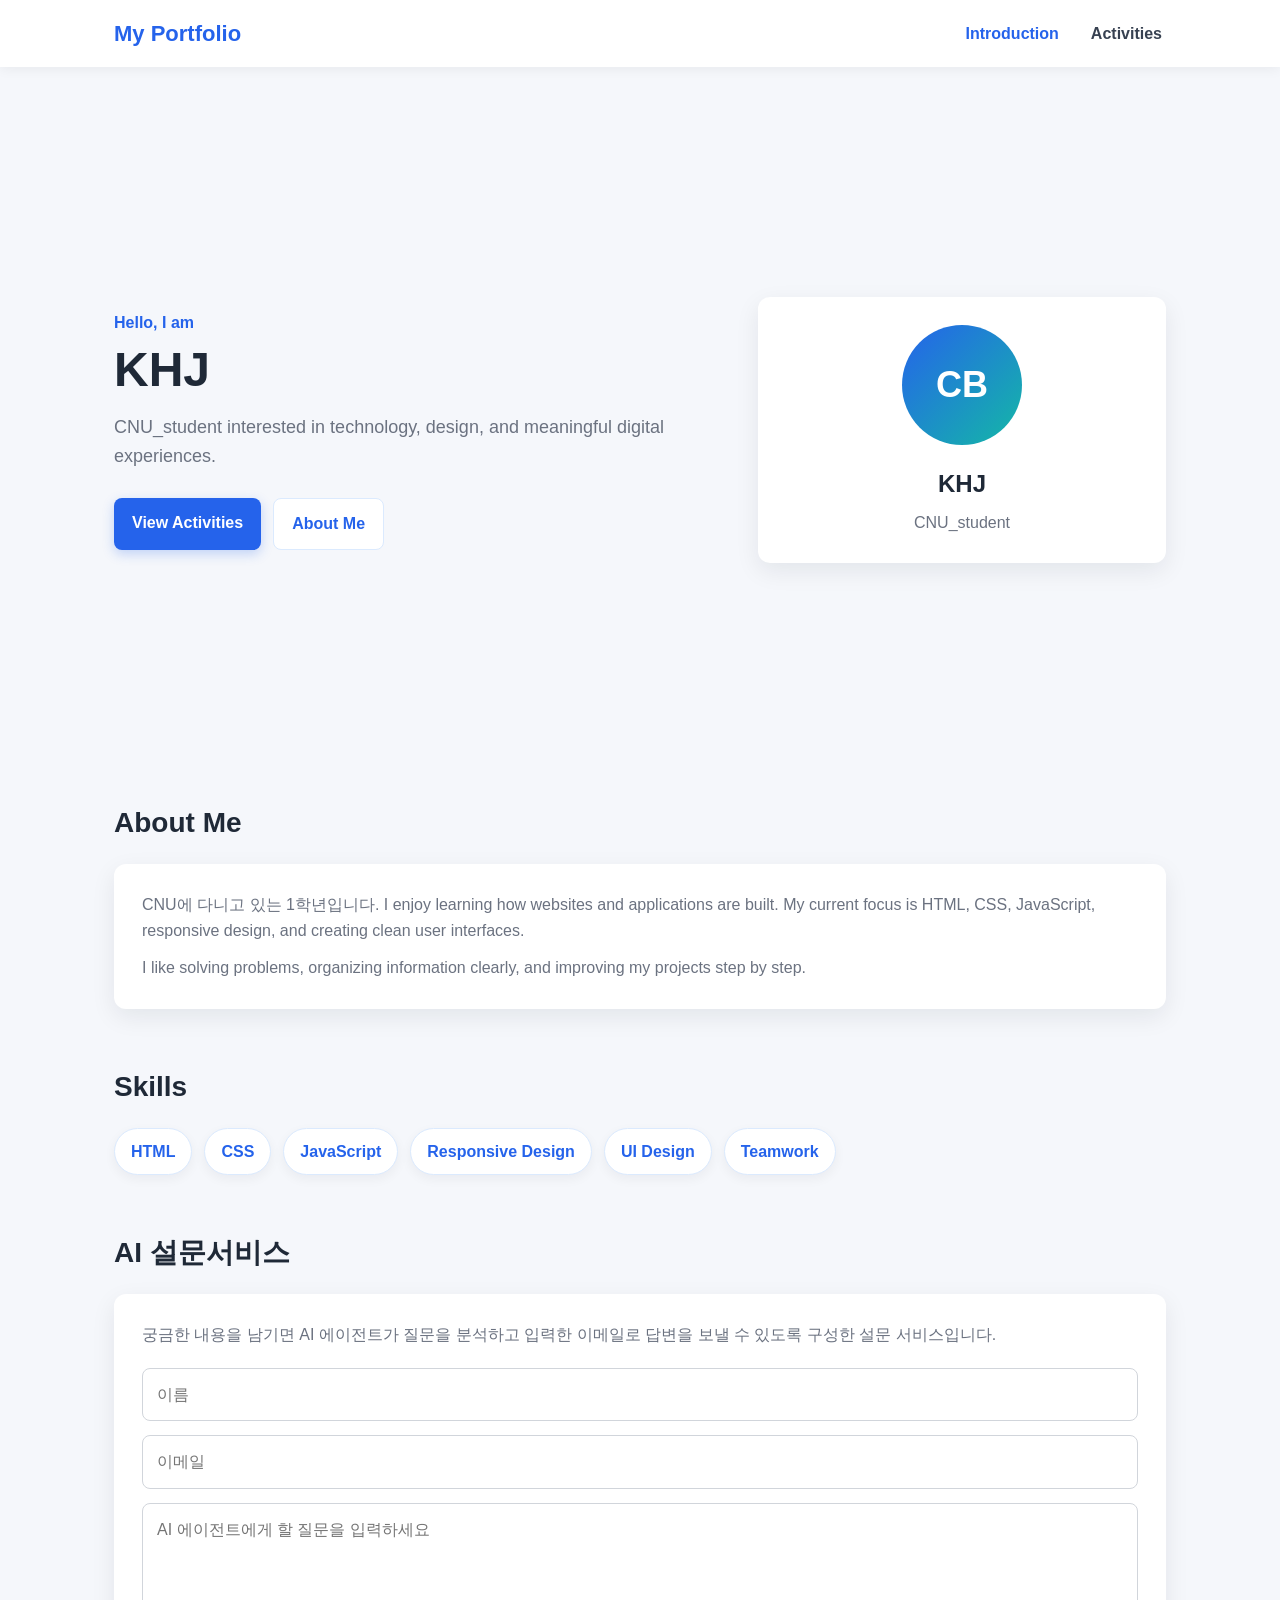
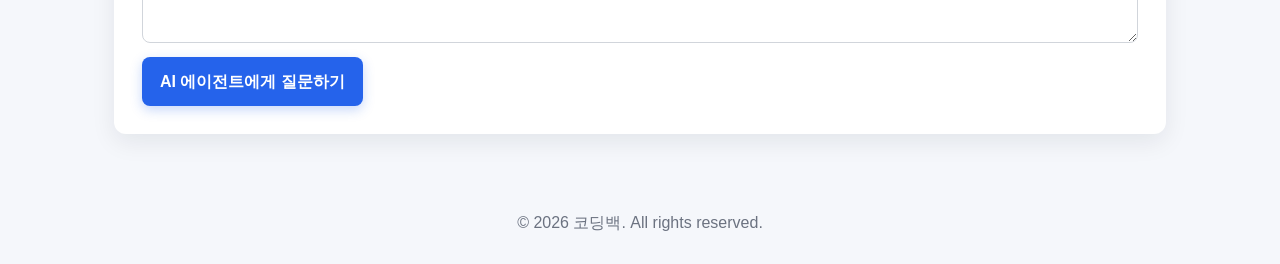
<file: index.html>
<!DOCTYPE html>
<html lang="en">
<head>
  <meta charset="UTF-8" />
  <meta name="viewport" content="width=device-width, initial-scale=1.0" />
  <title>My Portfolio | Introduction</title>
  <link rel="stylesheet" href="style.css" />
</head>
<body>
  <header class="app-header">
    <nav class="navbar">
      <a href="index.html" class="logo">My Portfolio</a>

      <button class="menu-btn" id="menuBtn" aria-label="Open navigation menu">☰</button>

      <ul class="nav-links" id="navLinks">
        <li><a href="index.html" class="active">Introduction</a></li>
        <li><a href="activities.html">Activities</a></li>
      </ul>
    </nav>
  </header>

  <main class="container">
    <section class="hero">
      <div class="hero-text">
        <p class="eyebrow">Hello, I am</p>
        <h1>KHJ</h1>
        <p class="subtitle">
          CNU_student interested in technology, design, and meaningful digital
          experiences.
        </p>

        <div class="hero-actions">
          <a href="activities.html" class="btn primary">View Activities</a>
          <a href="#about" class="btn secondary">About Me</a>
        </div>
      </div>

      <div class="profile-card">
        <div class="avatar">CB</div>
        <h2>KHJ</h2>
        <p>CNU_student</p>
      </div>
    </section>

    <section id="about" class="section">
      <h2>About Me</h2>
      <div class="card">
        <p>
          CNU에 다니고 있는 1학년입니다. I enjoy learning how websites and
          applications are built. My current focus is HTML, CSS, JavaScript,
          responsive design, and creating clean user interfaces.
        </p>
        <p>
          I like solving problems, organizing information clearly, and improving
          my projects step by step.
        </p>
      </div>
    </section>

    <section class="section">
      <h2>Skills</h2>
      <div class="skills-grid">
        <div class="skill-chip">HTML</div>
        <div class="skill-chip">CSS</div>
        <div class="skill-chip">JavaScript</div>
        <div class="skill-chip">Responsive Design</div>
        <div class="skill-chip">UI Design</div>
        <div class="skill-chip">Teamwork</div>
      </div>
    </section>

    <section class="section">
      <h2>AI 설문서비스</h2>
      <div class="card ai-service-card">
        <p>
          궁금한 내용을 남기면 AI 에이전트가 질문을 분석하고 입력한 이메일로
          답변을 보낼 수 있도록 구성한 설문 서비스입니다.
        </p>

        <form id="contactForm" class="contact-form">
          <input type="text" id="visitorName" placeholder="이름" required />
          <input type="email" id="visitorEmail" placeholder="이메일" required />
          <textarea
            id="visitorMessage"
            placeholder="AI 에이전트에게 할 질문을 입력하세요"
            required
          ></textarea>

          <button type="submit">AI 에이전트에게 질문하기</button>
        </form>

        <div id="responseMessage" class="response-message"></div>
      </div>
    </section>
  </main>

  <footer class="footer">
    <p>© 2026 코딩백. All rights reserved.</p>
  </footer>

  <script src="script.js"></script>
</body>
</html>
</file>
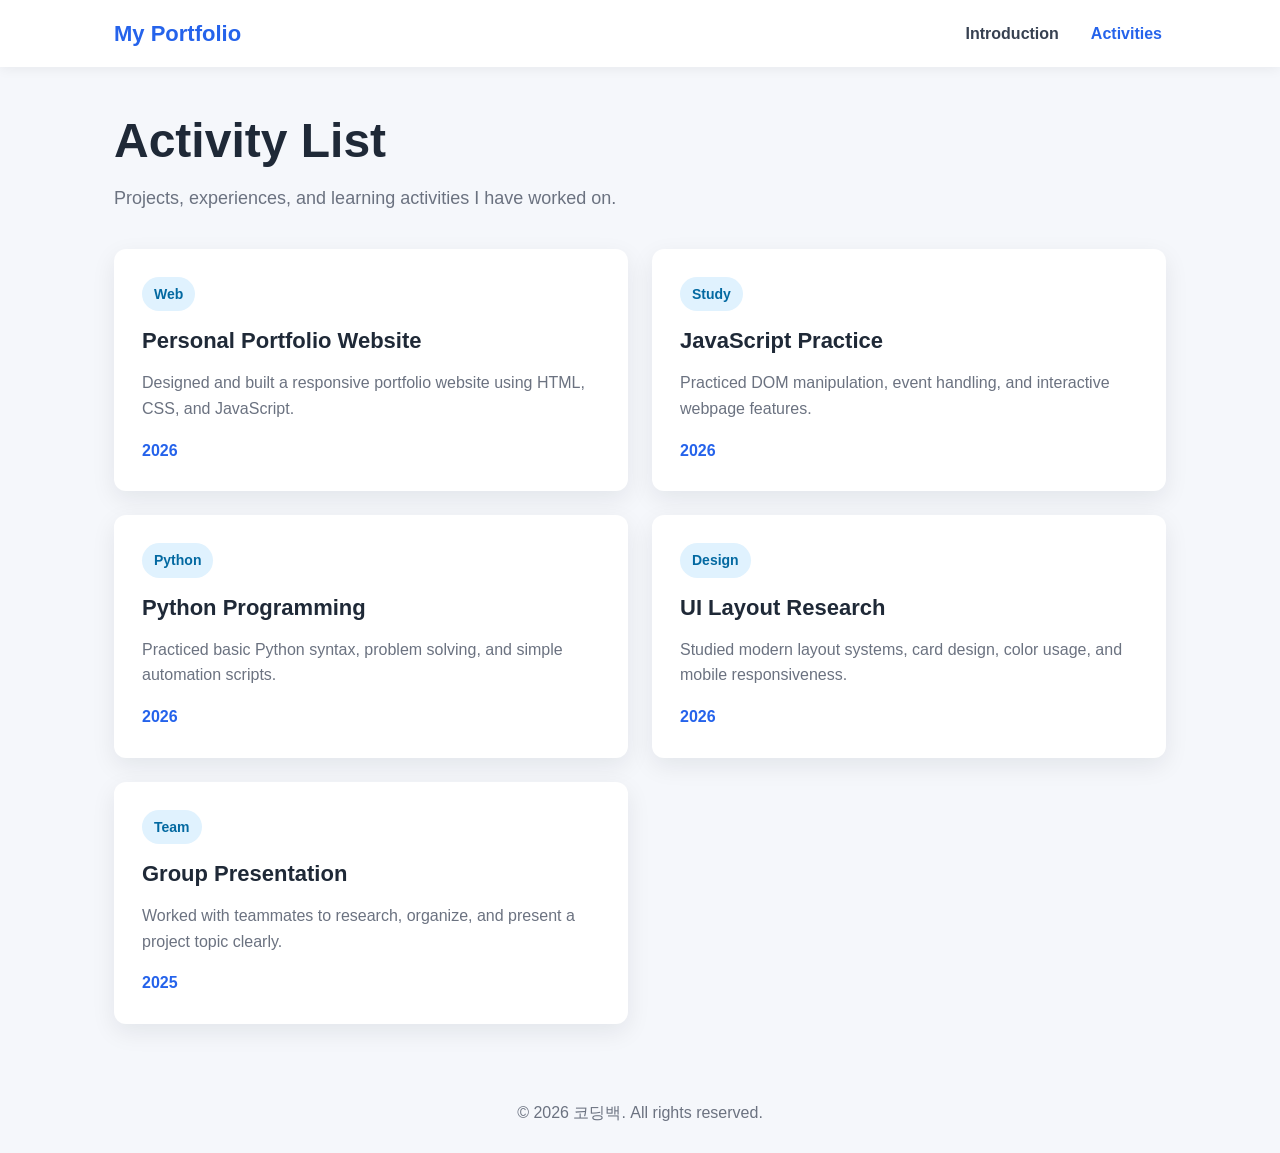
<file: activities.html>
<!DOCTYPE html>
<html lang="en">
<head>
  <meta charset="UTF-8" />
  <meta name="viewport" content="width=device-width, initial-scale=1.0" />
  <title>My Portfolio | Activities</title>
  <link rel="stylesheet" href="style.css" />
</head>
<body>
  <header class="app-header">
    <nav class="navbar">
      <a href="index.html" class="logo">My Portfolio</a>

      <button class="menu-btn" id="menuBtn" aria-label="Open navigation menu">☰</button>

      <ul class="nav-links" id="navLinks">
        <li><a href="index.html">Introduction</a></li>
        <li><a href="activities.html" class="active">Activities</a></li>
      </ul>
    </nav>
  </header>

  <main class="container">
    <section class="page-title">
      <h1>Activity List</h1>
      <p>Projects, experiences, and learning activities I have worked on.</p>
    </section>

    <section class="activity-grid">
      <article class="activity-card">
        <span class="tag">Web</span>
        <h2>Personal Portfolio Website</h2>
        <p>
          Designed and built a responsive portfolio website using HTML, CSS,
          and JavaScript.
        </p>
        <p class="date">2026</p>
      </article>

      <article class="activity-card">
        <span class="tag">Study</span>
        <h2>JavaScript Practice</h2>
        <p>
          Practiced DOM manipulation, event handling, and interactive webpage
          features.
        </p>
        <p class="date">2026</p>
      </article>

      <article class="activity-card">
        <span class="tag">Python</span>
        <h2>Python Programming</h2>
        <p>
          Practiced basic Python syntax, problem solving, and simple automation
          scripts.
        </p>
        <p class="date">2026</p>
      </article>

      <article class="activity-card">
        <span class="tag">Design</span>
        <h2>UI Layout Research</h2>
        <p>
          Studied modern layout systems, card design, color usage, and mobile
          responsiveness.
        </p>
        <p class="date">2026</p>
      </article>

      <article class="activity-card">
        <span class="tag">Team</span>
        <h2>Group Presentation</h2>
        <p>
          Worked with teammates to research, organize, and present a project
          topic clearly.
        </p>
        <p class="date">2025</p>
      </article>
    </section>
  </main>

  <footer class="footer">
    <p>© 2026 코딩백. All rights reserved.</p>
  </footer>

  <script src="script.js"></script>
</body>
</html>
</file>
<file: style.css>
* {
  box-sizing: border-box;
  margin: 0;
  padding: 0;
}

body {
  font-family: Arial, sans-serif;
  background: #f5f7fb;
  color: #1f2937;
  line-height: 1.6;
}

.app-header {
  background: #ffffff;
  box-shadow: 0 2px 12px rgba(0, 0, 0, 0.06);
  position: sticky;
  top: 0;
  z-index: 10;
}

.navbar {
  max-width: 1100px;
  margin: 0 auto;
  padding: 16px 24px;
  display: flex;
  align-items: center;
  justify-content: space-between;
}

.logo {
  color: #2563eb;
  font-size: 22px;
  font-weight: 700;
  text-decoration: none;
}

.nav-links {
  list-style: none;
  display: flex;
  gap: 24px;
}

.nav-links a {
  color: #374151;
  text-decoration: none;
  font-weight: 600;
  padding: 8px 4px;
}

.nav-links a:hover,
.nav-links a.active {
  color: #2563eb;
}

.menu-btn {
  display: none;
  background: #2563eb;
  color: #ffffff;
  border: none;
  border-radius: 8px;
  padding: 8px 12px;
  font-size: 20px;
  cursor: pointer;
}

.container {
  max-width: 1100px;
  margin: 0 auto;
  padding: 48px 24px;
}

.hero {
  display: grid;
  grid-template-columns: 1.5fr 1fr;
  gap: 32px;
  align-items: center;
  min-height: 70vh;
}

.eyebrow {
  color: #2563eb;
  font-weight: 700;
  margin-bottom: 8px;
}

.hero h1,
.page-title h1 {
  font-size: 48px;
  line-height: 1.1;
  margin-bottom: 16px;
}

.subtitle,
.page-title p {
  font-size: 18px;
  color: #6b7280;
  max-width: 620px;
}

.hero-actions {
  display: flex;
  gap: 12px;
  margin-top: 28px;
  flex-wrap: wrap;
}

.btn {
  display: inline-block;
  text-decoration: none;
  border-radius: 8px;
  padding: 12px 18px;
  font-weight: 700;
  transition: 0.2s;
}

.btn.primary {
  background: #2563eb;
  color: #ffffff;
  box-shadow: 0 4px 12px rgba(37, 99, 235, 0.25);
}

.btn.secondary {
  background: #ffffff;
  color: #2563eb;
  border: 1px solid #dbeafe;
}

.btn:hover {
  transform: translateY(-2px);
}

.profile-card,
.card,
.activity-card {
  background: #ffffff;
  border-radius: 12px;
  padding: 28px;
  box-shadow: 0 8px 24px rgba(15, 23, 42, 0.08);
}

.profile-card {
  text-align: center;
}

.avatar {
  width: 120px;
  height: 120px;
  margin: 0 auto 20px;
  border-radius: 50%;
  background: linear-gradient(135deg, #2563eb, #14b8a6);
  color: #ffffff;
  display: grid;
  place-items: center;
  font-size: 36px;
  font-weight: 800;
}

.profile-card h2 {
  margin-bottom: 6px;
}

.profile-card p,
.card p,
.activity-card p {
  color: #6b7280;
}

.section {
  margin-top: 56px;
}

.section h2 {
  font-size: 28px;
  margin-bottom: 18px;
}

.card p + p {
  margin-top: 12px;
}

.skills-grid {
  display: flex;
  flex-wrap: wrap;
  gap: 12px;
}

.skill-chip {
  background: #ffffff;
  color: #2563eb;
  border: 1px solid #dbeafe;
  border-radius: 999px;
  padding: 10px 16px;
  font-weight: 700;
  box-shadow: 0 4px 12px rgba(15, 23, 42, 0.05);
}

.ai-service-card {
  display: grid;
  gap: 20px;
}

.contact-form {
  display: grid;
  gap: 14px;
}

.contact-form input,
.contact-form textarea {
  width: 100%;
  border: 1px solid #d1d5db;
  border-radius: 8px;
  padding: 13px 14px;
  color: #1f2937;
  font: inherit;
  background: #ffffff;
  outline: none;
  transition: border-color 0.2s, box-shadow 0.2s;
}

.contact-form textarea {
  min-height: 140px;
  resize: vertical;
}

.contact-form input:focus,
.contact-form textarea:focus {
  border-color: #2563eb;
  box-shadow: 0 0 0 3px rgba(37, 99, 235, 0.14);
}

.contact-form button {
  justify-self: start;
  border: none;
  border-radius: 8px;
  padding: 12px 18px;
  background: #2563eb;
  color: #ffffff;
  font: inherit;
  font-weight: 700;
  cursor: pointer;
  box-shadow: 0 4px 12px rgba(37, 99, 235, 0.25);
  transition: 0.2s;
}

.contact-form button:hover {
  transform: translateY(-2px);
}

.response-message {
  display: none;
  margin-top: 4px;
  font-weight: 700;
}

.response-message.is-loading {
  display: block;
  color: #2563eb;
}

.response-message.is-success {
  display: block;
  color: #15803d;
}

.response-message.is-error {
  display: block;
  color: #dc2626;
}

.page-title {
  margin-bottom: 36px;
}

.activity-grid {
  display: grid;
  grid-template-columns: repeat(2, 1fr);
  gap: 24px;
}

.activity-card {
  transition: 0.2s;
}

.activity-card:hover {
  transform: translateY(-4px);
}

.activity-card h2 {
  font-size: 22px;
  margin: 12px 0;
}

.tag {
  display: inline-block;
  background: #e0f2fe;
  color: #0369a1;
  border-radius: 999px;
  padding: 6px 12px;
  font-size: 14px;
  font-weight: 700;
}

.date {
  margin-top: 16px;
  font-weight: 700;
  color: #2563eb !important;
}

.footer {
  text-align: center;
  padding: 28px 20px;
  color: #6b7280;
}

@media (max-width: 768px) {
  .menu-btn {
    display: block;
  }

  .nav-links {
    display: none;
    position: absolute;
    top: 68px;
    left: 0;
    width: 100%;
    background: #ffffff;
    flex-direction: column;
    padding: 16px 24px;
    box-shadow: 0 8px 20px rgba(0, 0, 0, 0.06);
  }

  .nav-links.show {
    display: flex;
  }

  .hero {
    grid-template-columns: 1fr;
    min-height: auto;
  }

  .hero h1,
  .page-title h1 {
    font-size: 38px;
  }

  .activity-grid {
    grid-template-columns: 1fr;
  }

  .contact-form button {
    width: 100%;
  }
}
</file>
